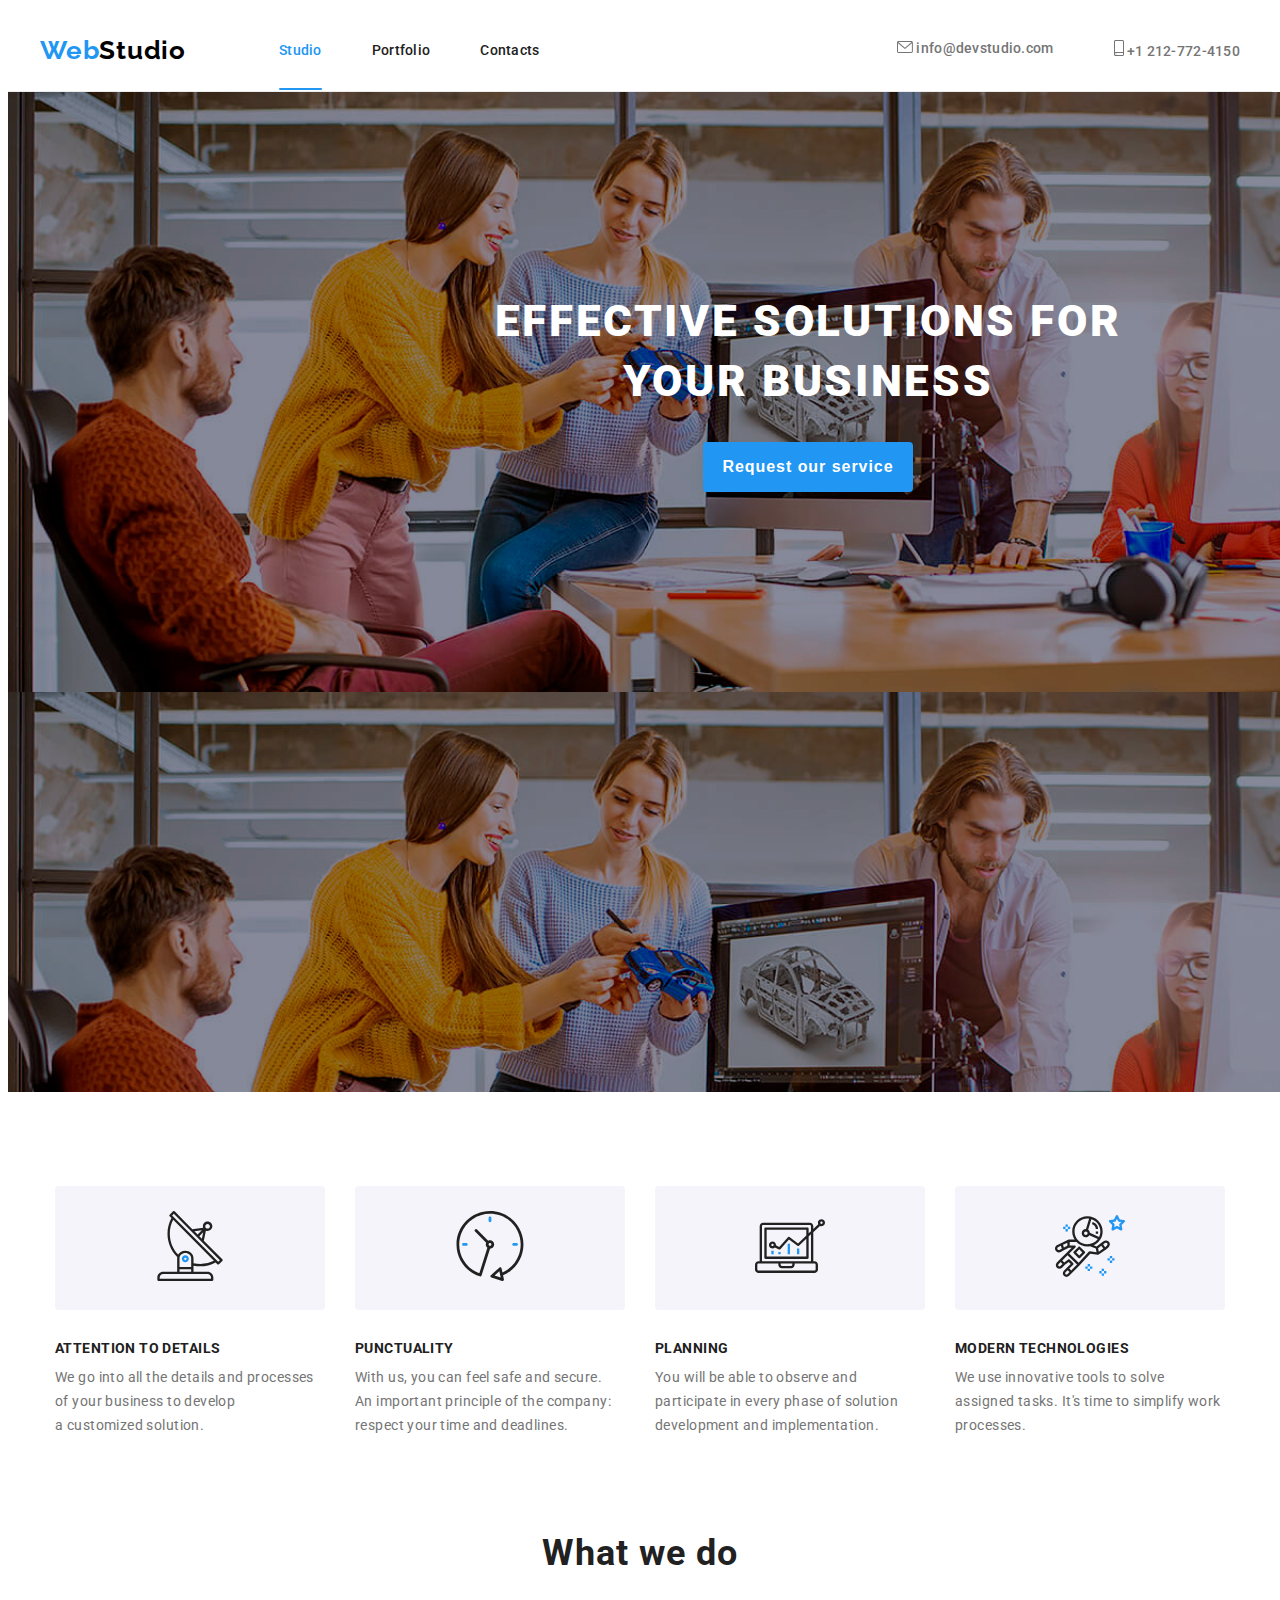
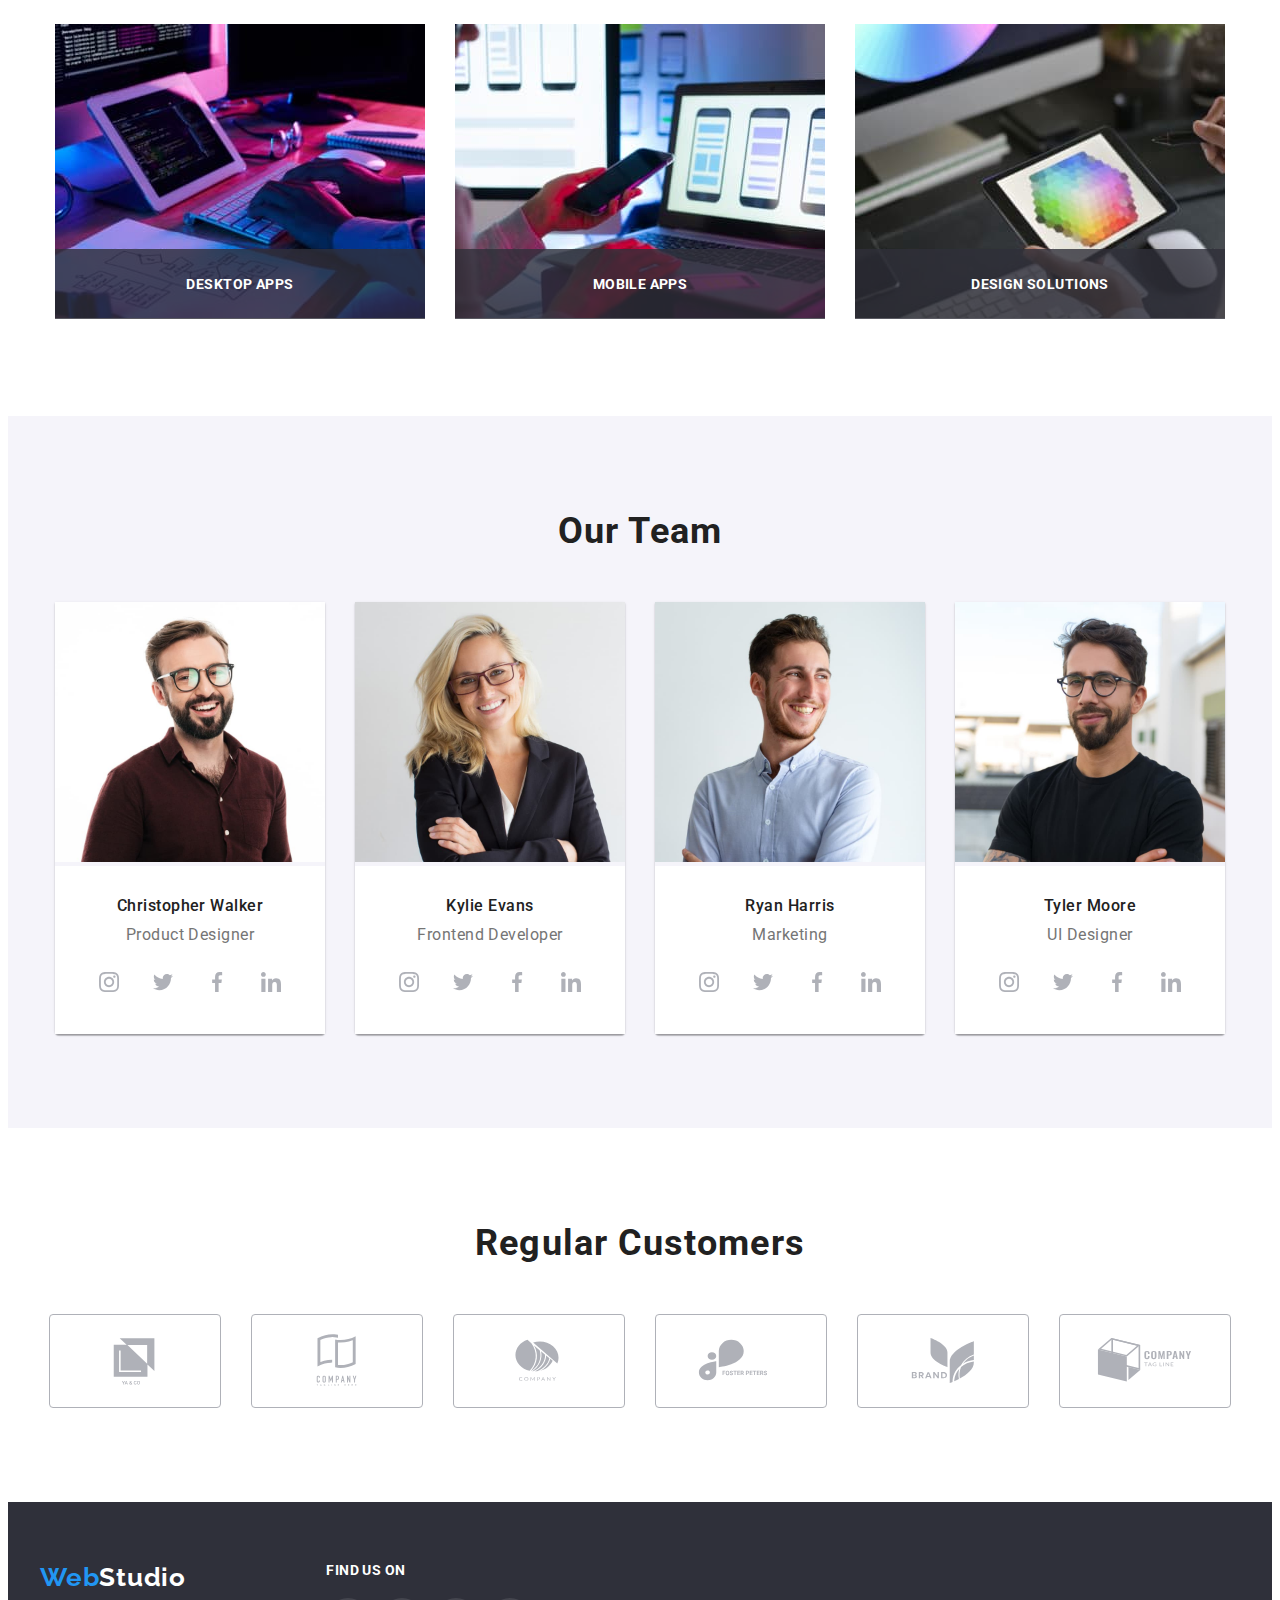
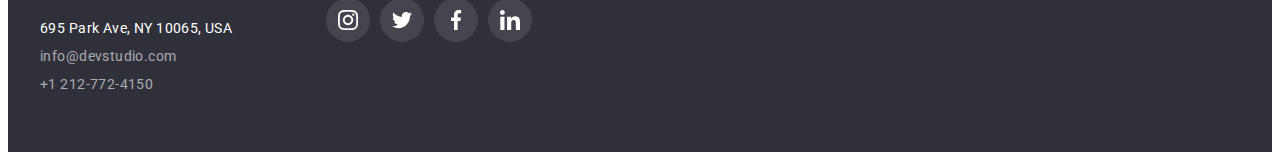
<file: index.html>
<!DOCTYPE html>
<html lang="en">
  <head>
    <meta charset="UTF-8" />
    <meta http-equiv="X-UA-Compatible" content="IE=edge" />
    <meta name="viewport" content="width=device-width, initial-scale=1.0" />
    <title>WebStudio</title>
    <link rel="preconnect" href="https://fonts.googleapis.com" />
    <link rel="preconnect" href="https://fonts.gstatic.com" crossorigin />
    <link
      rel="stylesheet"
      href="https://cdnjs.cloudflare.com/ajax/libs/modern-normalize/2.0.0/modern-normalize.min.css"
      integrity="sha512-4xo8blKMVCiXpTaLzQSLSw3KFOVPWhm/TRtuPVc4WG6kUgjH6J03IBuG7JZPkcWMxJ5huwaBpOpnwYElP/m6wg=="
      crossorigin="anonymous"
      referrerpolicy="no-referrer"
    />
    <link
      href="https://fonts.googleapis.com/css2?family=Raleway:wght@700&family=Roboto:wght@400;500;700;900&display=swap"
      rel="stylesheet"
    />
    <link rel="stylesheet" href="./ccs/styles.css" />
  </head>
  <body>
    <header class="header">
      <div class="container main-nav">
        <nav class="nav-menu">
          <a href="index.html"
            ><h3 class="logo"><span class="logo-color">Web</span>Studio</h3></a
          >
          <ul class="menu">
            <li><a href="index.html" class="active">Studio</a></li>
            <li><a href="portfolio.html">Portfolio</a></li>
            <li><a href="contacts.html">Contacts</a></li>
          </ul>
        </nav>
        <ul class="menu-contacts">
          <li>
            <a class="header-contacts" href="mailto:info@devstudio.com"
              ><svg width="16" height="12">
                <use href="./images/icons.svg#icon-envelope" />
              </svg>
              info@devstudio.com</a
            >
          </li>
          <li>
            <a class="header-contacts" href="tel:+12127724150"
              ><svg width="10" height="16">
                <use href="./images/icons.svg#icon-smartphone" />
              </svg>
              +1 212-772-4150</a
            >
          </li>
        </ul>
      </div>
    </header>
    <main>
      <!--Hero-->
      <section class="section hero">
        <div class="container">
          <h1 class="hero-title">
            EFFECTIVE SOLUTIONS FOR <br />
            YOUR BUSINESS
          </h1>
          <button data-modal-open type="button" class="request-service-btn">
            Request our service
          </button>
        </div>
      </section>

      <!--What we do-->
      <section class="section">
        <div class="container">
          <ul class="article-list">
            <li>
              <div class="article-thumb">
                <svg width="70px" height="70px">
                  <use href="./images/icons.svg#icon-antenna" />
                </svg>
              </div>
              <h5 class="article-title">ATTENTION TO DETAILS</h5>

              <p class="article-text">
                We go into all the details and processes<br />
                of your business to develop<br />
                a customized solution.
              </p>
            </li>
            <li>
              <div class="article-thumb">
                <svg width="70px" height="70px">
                  <use href="./images/icons.svg#icon-clock" />
                </svg>
              </div>
              <h5 class="article-title">PUNCTUALITY</h5>
              <p class="article-text">
                With us, you can feel safe and secure.<br />
                An important principle of the company:<br />
                respect your time and deadlines.
              </p>
            </li>
            <li>
              <div class="article-thumb">
                <svg width="70px" height="70px">
                  <use href="./images/icons.svg#icon-diagram" />
                </svg>
              </div>
              <h5 class="article-title">PLANNING</h5>
              <p class="article-text">
                You will be able to observe and<br />
                participate in every phase of solution<br />
                development and implementation.
              </p>
            </li>
            <li>
              <div class="article-thumb">
                <svg width="70px" height="70px">
                  <use href="./images/icons.svg#icon-astronaut" />
                </svg>
              </div>
              <h5 class="article-title">MODERN TECHNOLOGIES</h5>
              <p class="article-text">
                We use innovative tools to solve<br />
                assigned tasks. It's time to simplify work<br />
                processes.
              </p>
            </li>
          </ul>
        </div>
      </section>
      <section class="section no-padding">
        <div class="container">
          <h2 class="section-title">What we do</h2>
          <ul class="img-list">
            <li>
              <img
                src="./images/img1.jpg"
                width="370px"
                height="294px"
                alt="image
              example"
              />
              <h3 class="article-title item-title">DESKTOP APPS</h3>
            </li>
            <li>
              <img
                src="./images/img2.jpg"
                width="370px"
                height="294px"
                alt="image example"
              />
              <h3 class="article-title item-title">Mobile APPS</h3>
            </li>
            <li>
              <img
                src="./images/img3.jpg"
                width="370px"
                height="294px"
                alt="image example"
              />
              <h3 class="article-title item-title">DESIGN SOLUTIONS</h3>
            </li>
          </ul>
        </div>
      </section>

      <!--Our team-->
      <section class="section our-team">
        <div class="container">
          <h2 class="section-title">Our Team</h2>

          <ul class="team-members list">
            <li class="team-item">
              <img
                src="./images/christopher_walker.jpg"
                alt="Christopher Walker"
                width="270"
              />
              <div class="item-desc">
                <h3 class="member-name">Christopher Walker</h3>
                <p class="member-position">Product Designer</p>
                <ul class="item-socials">
                  <li>
                    <a class="team-socials" href="">
                      <svg width="20px" height="20px">
                        <use
                          xlink:href="./images/icons.svg#icon-instagram"
                        ></use>
                      </svg>
                    </a>
                  </li>
                  <li>
                    <a class="team-socials" href="">
                      <svg width="20px" height="20px">
                        <use xlink:href="./images/icons.svg#icon-twitter"></use>
                      </svg>
                    </a>
                  </li>
                  <li>
                    <a class="team-socials" href="">
                      <svg width="20px" height="20px">
                        <use
                          xlink:href="./images/icons.svg#icon-facebook"
                        ></use>
                      </svg>
                    </a>
                  </li>
                  <li>
                    <a class="team-socials" href="">
                      <svg width="20px" height="20px">
                        <use
                          xlink:href="./images/icons.svg#icon-linkedin"
                        ></use>
                      </svg>
                    </a>
                  </li>
                </ul>
              </div>
            </li>

            <li class="team-item">
              <img
                src="./images/kylie_evans.jpg"
                alt="Kylie Evans"
                width="270"
              />
              <div class="item-desc">
                <h3 class="member-name">Kylie Evans</h3>
                <p class="member-position">Frontend Developer</p>
                <ul class="item-socials">
                  <li>
                    <a class="team-socials" href="">
                      <svg width="20px" height="20px">
                        <use
                          xlink:href="./images/icons.svg#icon-instagram"
                        ></use>
                      </svg>
                    </a>
                  </li>
                  <li>
                    <a class="team-socials" href="">
                      <svg width="20px" height="20px">
                        <use xlink:href="./images/icons.svg#icon-twitter"></use>
                      </svg>
                    </a>
                  </li>
                  <li>
                    <a class="team-socials" href="">
                      <svg width="20px" height="20px">
                        <use
                          xlink:href="./images/icons.svg#icon-facebook"
                        ></use>
                      </svg>
                    </a>
                  </li>
                  <li>
                    <a class="team-socials" href="">
                      <svg width="20px" height="20px">
                        <use
                          xlink:href="./images/icons.svg#icon-linkedin"
                        ></use>
                      </svg>
                    </a>
                  </li>
                </ul>
              </div>
            </li>

            <li class="team-item">
              <img
                src="./images/ryan_harris.jpg"
                alt="Ryan Harris"
                width="270"
              />
              <div class="item-desc">
                <h3 class="member-name">Ryan Harris</h3>
                <p class="member-position">Marketing</p>
                <ul class="item-socials">
                  <li>
                    <a class="team-socials" href="">
                      <svg width="20px" height="20px">
                        <use
                          xlink:href="./images/icons.svg#icon-instagram"
                        ></use>
                      </svg>
                    </a>
                  </li>
                  <li>
                    <a class="team-socials" href="">
                      <svg width="20px" height="20px">
                        <use xlink:href="./images/icons.svg#icon-twitter"></use>
                      </svg>
                    </a>
                  </li>
                  <li>
                    <a class="team-socials" href="">
                      <svg width="20px" height="20px">
                        <use
                          xlink:href="./images/icons.svg#icon-facebook"
                        ></use>
                      </svg>
                    </a>
                  </li>
                  <li>
                    <a class="team-socials" href="">
                      <svg width="20px" height="20px">
                        <use
                          xlink:href="./images/icons.svg#icon-linkedin"
                        ></use>
                      </svg>
                    </a>
                  </li>
                </ul>
              </div>
            </li>

            <li class="team-item">
              <img
                src="./images/tyler_moore.jpg"
                alt="Tyler Moore"
                width="270"
              />
              <div class="item-desc">
                <h3 class="member-name">Tyler Moore</h3>
                <p class="member-position">UI Designer</p>
                <ul class="item-socials">
                  <li>
                    <a class="team-socials" href="">
                      <svg width="20px" height="20px">
                        <use
                          xlink:href="./images/icons.svg#icon-instagram"
                        ></use>
                      </svg>
                    </a>
                  </li>
                  <li>
                    <a class="team-socials" href="">
                      <svg width="20px" height="20px">
                        <use xlink:href="./images/icons.svg#icon-twitter"></use>
                      </svg>
                    </a>
                  </li>
                  <li>
                    <a class="team-socials" href="">
                      <svg width="20px" height="20px">
                        <use
                          xlink:href="./images/icons.svg#icon-facebook"
                        ></use>
                      </svg>
                    </a>
                  </li>
                  <li>
                    <a class="team-socials" href="">
                      <svg width="20px" height="20px">
                        <use
                          xlink:href="./images/icons.svg#icon-linkedin"
                        ></use>
                      </svg>
                    </a>
                  </li>
                </ul>
              </div>
            </li>
          </ul>
        </div>
      </section>

      <!-- Clients -->
      <section class="section">
        <div class="container">
          <h2 class="section-title">Regular Customers</h2>

          <ul class="clients list">
            <li class="client-list">
              <a class="client-item link" href="">
                <svg class="client-icon" width="106" height="60">
                  <use xlink:href="./images/icons.svg#icon-logo1"></use>
                </svg>
              </a>
            </li>
            <li class="client-list">
              <a class="client-item link" href="">
                <svg class="client-icon" width="106" height="60">
                  <use xlink:href="./images/icons.svg#icon-logo2"></use>
                </svg>
              </a>
            </li>
            <li class="client-list">
              <a class="client-item link" href="">
                <svg class="client-icon" width="106" height="60">
                  <use xlink:href="./images/icons.svg#icon-logo3"></use>
                </svg>
              </a>
            </li>
            <li class="client-list">
              <a class="client-item link" href="">
                <svg class="client-icon" width="106" height="60">
                  <use xlink:href="./images/icons.svg#icon-logo4"></use>
                </svg>
              </a>
            </li>
            <li class="client-list">
              <a class="client-item link" href="">
                <svg class="client-icon" width="106" height="60">
                  <use xlink:href="./images/icons.svg#icon-logo5"></use>
                </svg>
              </a>
            </li>
            <li class="client-list">
              <a class="client-item link" href="">
                <svg class="client-icon" width="106" height="60">
                  <use xlink:href="./images/icons.svg#icon-logo6"></use>
                </svg>
              </a>
            </li>
          </ul>
        </div>
      </section>
    </main>

    <footer class="footer">
      <section class="container">
        <div>
          <a href="index.html"
            ><h3 class="logo-dark-bg logo">
              <span class="logo-color">Web</span>Studio
            </h3></a
          >
          <address class="address">
            <ul class="address-list">
              <li>695 Park Ave, NY 10065, USA</li>
              <li>
                <a class="footer-contacts" href="mailto:info@devstudio.com"
                  >info@devstudio.com</a
                >
              </li>
              <li>
                <a class="footer-contacts" href="tel:+12127724150"
                  >+1 212-772-4150</a
                >
              </li>
            </ul>
          </address>
        </div>

        <div class="footer-social">
          <h3 class="article-title">Find us on</h3>
          <ul class="footer-icons">
            <li>
              <a class="footer-icon" href="">
                <svg width="20px" height="20px">
                  <use xlink:href="./images/icons.svg#icon-instagram"></use>
                </svg>
              </a>
            </li>
            <li>
              <a class="footer-icon" href="">
                <svg width="20px" height="20px">
                  <use xlink:href="./images/icons.svg#icon-twitter"></use>
                </svg>
              </a>
            </li>
            <li>
              <a class="footer-icon" href="">
                <svg width="20px" height="20px">
                  <use xlink:href="./images/icons.svg#icon-facebook"></use>
                </svg>
              </a>
            </li>
            <li>
              <a class="footer-icon" href="">
                <svg width="20px" height="20px">
                  <use xlink:href="./images/icons.svg#icon-linkedin"></use>
                </svg>
              </a>
            </li>
          </ul>
        </div>
      </section>
    </footer>

    <!-- Modalul -->
    <div class="modal is-hidden" data-modal>
      <div class="modal-content">
        <button class="close-btn" data-modal-close>
          <svg class="close-icon" height="18px" width="18px">
            <use xlink:href="./images/icons.svg#icon-close"></use>
          </svg>
        </button>
        Continutul modalului
      </div>
    </div>
    <script src="./js/modal.js"></script>
  </body>
</html>
</file>
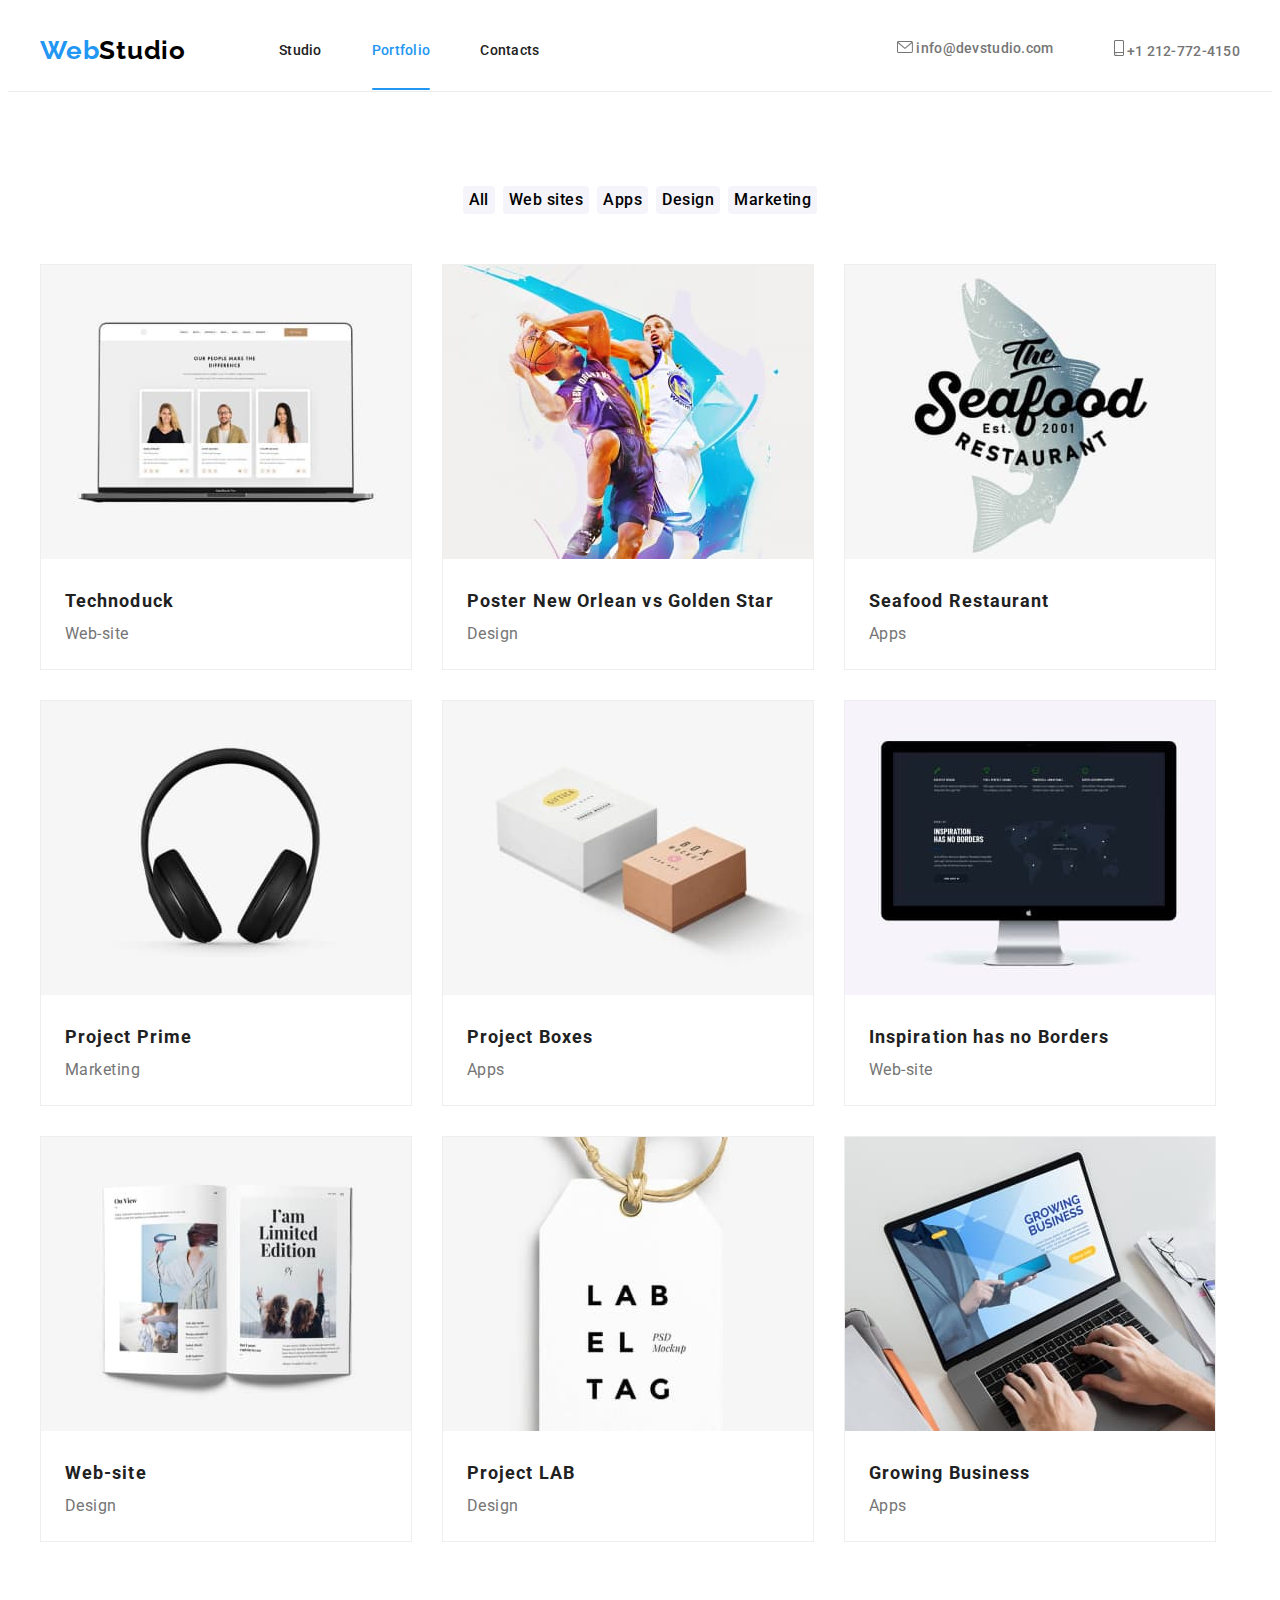
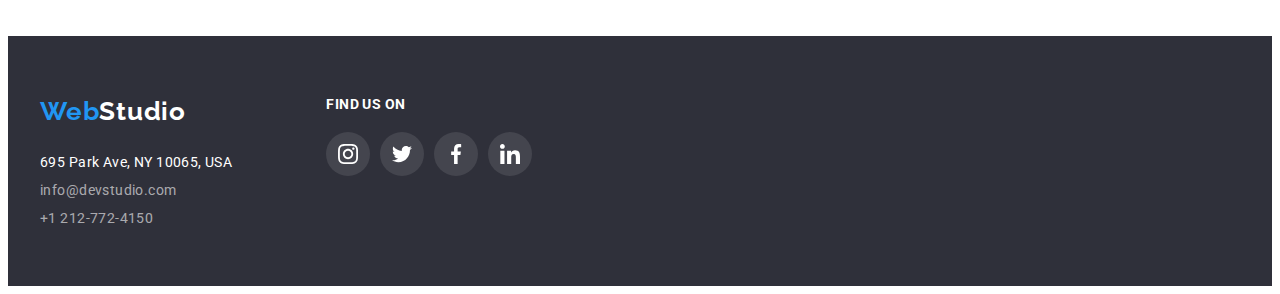
<file: portfolio.html>
<!DOCTYPE html>
<html lang="en">
  <head>
    <meta charset="UTF-8" />
    <meta http-equiv="X-UA-Compatible" content="IE=edge" />
    <meta name="viewport" content="width=device-width, initial-scale=1.0" />
    <title>Portfolio</title>
    <link rel="stylesheet" href="./ccs/styles.css" />
    <link rel="preconnect" href="https://fonts.googleapis.com" />
    <link rel="preconnect" href="https://fonts.gstatic.com" crossorigin />
    <link
      rel="stylesheet"
      href="https://cdnjs.cloudflare.com/ajax/libs/modern-normalize/2.0.0/modern-normalize.min.css"
      integrity="sha512-4xo8blKMVCiXpTaLzQSLSw3KFOVPWhm/TRtuPVc4WG6kUgjH6J03IBuG7JZPkcWMxJ5huwaBpOpnwYElP/m6wg=="
      crossorigin="anonymous"
      referrerpolicy="no-referrer"
    />
    <link
      href="https://fonts.googleapis.com/css2?family=Raleway:wght@700&family=Roboto:wght@400;500;700;900&display=swap"
      rel="stylesheet"
    />
  </head>
  <body>
    <header class="header">
      <div class="container main-nav">
        <nav class="nav-menu">
          <a href="index.html"
            ><h3 class="logo"><span class="logo-color">Web</span>Studio</h3></a
          >
          <ul class="menu">
            <li><a href="index.html">Studio</a></li>
            <li><a href="portfolio.html" class="active">Portfolio</a></li>
            <li><a href="contacts.html">Contacts</a></li>
          </ul>
        </nav>
        <ul class="menu-contacts">
          <li>
            <a class="header-contacts" href="mailto:info@devstudio.com"
              ><svg width="16" height="12">
                <use href="./images/icons.svg#icon-envelope" />
              </svg>
              info@devstudio.com</a
            >
          </li>
          <li>
            <a class="header-contacts" href="tel:+12127724150"
              ><svg width="10" height="16">
                <use href="./images/icons.svg#icon-smartphone" />
              </svg>
              +1 212-772-4150</a
            >
          </li>
        </ul>
      </div>
    </header>
    <main>
      <!--Hero section-->
      <section class="section container">
        <ul class="filter-buttons">
          <li><button type="button" class="button">All</button></li>
          <li><button type="button" class="button">Web sites</button></li>
          <li><button type="button" class="button">Apps</button></li>
          <li><button type="button" class="button">Design</button></li>
          <li><button type="button" class="button">Marketing</button></li>
        </ul>
        <ul class="product-list">
          <li>
            <div class="card-thumb">
              <img
                src="./images/technoduck.jpg"
                width="370px"
                height="294px"
                alt="team member photo"
              />
              <div class="overlay">
                <p class="overlay-text">
                  Technoduck is a state-of-the-art coronavirus distribution
                  platform. Companies use this platform for digital espionage
                  and attacks on competitors' secure servers.
                </p>
              </div>
            </div>

            <div class="product-desc">
              <h3 class="product-name">Technoduck</h3>
              <span class="product-description">Web-site</span>
            </div>
          </li>
          <li>
            <div class="card-thumb">
              <img
                src="./images/poster.jpg"
                width="370px"
                height="294px"
                alt="team member photo"
              />
              <div class="overlay">
                <p class="overlay-text">
                  Lorem Ipsum is simply dummy text of the printing and
                  typesetting industry. Lorem Ipsum has been the industry's
                  standard dummy text ever since the 1500s, when an unknown
                  printer took a galley of type and scrambled it to make a type
                  specimen book.
                </p>
              </div>
            </div>

            <div class="product-desc">
              <h3 class="product-name">Poster New Orlean vs Golden Star</h3>
              <em class="product-description">Design</em>
            </div>
          </li>
          <li>
            <div class="card-thumb">
              <img
                src="./images/seafood_restaurant.jpg"
                width="370px"
                height="294px"
                alt="team member photo"
              />
              <div class="overlay">
                <p class="overlay-text">
                  Lorem Ipsum is simply dummy text of the printing and
                  typesetting industry. Lorem Ipsum has been the industry's
                  standard dummy text ever since the 1500s, when an unknown
                  printer took a galley of type and scrambled it to make a type
                  specimen book.
                </p>
              </div>
            </div>

            <div class="product-desc">
              <h3 class="product-name">Seafood Restaurant</h3>
              <em class="product-description">Apps</em>
            </div>
          </li>
          <li>
            <div class="card-thumb">
              <img
                src="./images/project_prime.jpg"
                width="370px"
                height="294px"
                alt="team member photo"
              />
              <div class="overlay">
                <p class="overlay-text">
                  Lorem Ipsum is simply dummy text of the printing and
                  typesetting industry. Lorem Ipsum has been the industry's
                  standard dummy text ever since the 1500s, when an unknown
                  printer took a galley of type and scrambled it to make a type
                  specimen book.
                </p>
              </div>
            </div>

            <div class="product-desc">
              <h3 class="product-name">Project Prime</h3>
              <em class="product-description">Marketing</em>
            </div>
          </li>
          <li>
            <div class="card-thumb">
              <img
                src="./images/project_boxes.jpg"
                width="370px"
                height="294px"
                alt="team member photo"
              />
              <div class="overlay">
                <p class="overlay-text">
                  Lorem Ipsum is simply dummy text of the printing and
                  typesetting industry. Lorem Ipsum has been the industry's
                  standard dummy text ever since the 1500s, when an unknown
                  printer took a galley of type and scrambled it to make a type
                  specimen book.
                </p>
              </div>
            </div>

            <div class="product-desc">
              <h3 class="product-name">Project Boxes</h3>
              <em class="product-description">Apps</em>
            </div>
          </li>
          <li>
            <div class="card-thumb">
              <img
                src="./images/inspiration.jpg"
                width="370px"
                height="294px"
                alt="team member photo"
              />
              <div class="overlay">
                <p class="overlay-text">
                  Lorem Ipsum is simply dummy text of the printing and
                  typesetting industry. Lorem Ipsum has been the industry's
                  standard dummy text ever since the 1500s, when an unknown
                  printer took a galley of type and scrambled it to make a type
                  specimen book.
                </p>
              </div>
            </div>

            <div class="product-desc">
              <h3 class="product-name">Inspiration has no Borders</h3>
              <em class="product-description">Web-site</em>
            </div>
          </li>
          <li>
            <div class="card-thumb">
              <img
                src="./images/limited_editon.jpg"
                width="370px"
                height="294px"
                alt="team member photo"
              />
              <div class="overlay">
                <p class="overlay-text">
                  Lorem Ipsum is simply dummy text of the printing and
                  typesetting industry. Lorem Ipsum has been the industry's
                  standard dummy text ever since the 1500s, when an unknown
                  printer took a galley of type and scrambled it to make a type
                  specimen book.
                </p>
              </div>
            </div>

            <div class="product-desc">
              <h3 class="product-name">Web-site</h3>
              <em class="product-description">Design</em>
            </div>
          </li>
          <li>
            <div class="card-thumb">
              <img
                src="./images/project_lab.jpg"
                width="370px"
                height="294px"
                alt="team member photo"
              />
              <div class="overlay">
                <p class="overlay-text">
                  Lorem Ipsum is simply dummy text of the printing and
                  typesetting industry. Lorem Ipsum has been the industry's
                  standard dummy text ever since the 1500s, when an unknown
                  printer took a galley of type and scrambled it to make a type
                  specimen book.
                </p>
              </div>
            </div>

            <div class="product-desc">
              <h3 class="product-name">Project LAB</h3>
              <em class="product-description">Design</em>
            </div>
          </li>
          <li>
            <div class="card-thumb">
              <img
                src="./images/growing_businnes.jpg"
                width="370px"
                height="294px"
                alt="team member photo"
              />
              <div class="overlay">
                <p class="overlay-text">
                  Lorem Ipsum is simply dummy text of the printing and
                  typesetting industry. Lorem Ipsum has been the industry's
                  standard dummy text ever since the 1500s, when an unknown
                  printer took a galley of type and scrambled it to make a type
                  specimen book.
                </p>
              </div>
            </div>

            <div class="product-desc">
              <h3 class="product-name">Growing Business</h3>
              <em class="product-description">Apps</em>
            </div>
          </li>
        </ul>
      </section>
    </main>
    <footer class="footer">
      <section class="container">
        <div>
          <a href="index.html"
            ><h3 class="logo-dark-bg logo">
              <span class="logo-color">Web</span>Studio
            </h3></a
          >
          <address class="address">
            <ul class="address-list">
              <li>695 Park Ave, NY 10065, USA</li>
              <li>
                <a class="footer-contacts" href="mailto:info@devstudio.com"
                  >info@devstudio.com</a
                >
              </li>
              <li>
                <a class="footer-contacts" href="tel:+12127724150"
                  >+1 212-772-4150</a
                >
              </li>
            </ul>
          </address>
        </div>

        <div class="footer-social">
          <h3 class="article-title">Find us on</h3>
          <ul class="footer-icons">
            <li>
              <a class="footer-icon" href="">
                <svg width="20px" height="20px">
                  <use xlink:href="./images/icons.svg#icon-instagram"></use>
                </svg>
              </a>
            </li>
            <li>
              <a class="footer-icon" href="">
                <svg width="20px" height="20px">
                  <use xlink:href="./images/icons.svg#icon-twitter"></use>
                </svg>
              </a>
            </li>
            <li>
              <a class="footer-icon" href="">
                <svg width="20px" height="20px">
                  <use xlink:href="./images/icons.svg#icon-facebook"></use>
                </svg>
              </a>
            </li>
            <li>
              <a class="footer-icon" href="">
                <svg width="20px" height="20px">
                  <use xlink:href="./images/icons.svg#icon-linkedin"></use>
                </svg>
              </a>
            </li>
          </ul>
        </div>
      </section>
    </footer>
  </body>
</html>
</file>
<file: ccs/styles.css>
:root {
  --active-color: #2196f3;
  --active-text-color: #ffffff;
  --alternate-text-color: #757575;
  --main-text-color: #212121;
  --footer-contact-color: rgba(255, 255, 255, 0.6);
  --filter-background-color: #f5f4fa;
  --bg-dark-color: #2f303a;
  --svg-color: #afb1b8;
  --transition: 250ms cubic-bezier(0.4, 0, 0.2, 1);
}

body {
  font-family: "Roboto", sans-serif;
  color: var(--main-text-color);
  background-color: var(--active-text-color);
}

.container {
  margin: 0 auto;
  width: 1200px;
}

.section {
  padding-top: 94px;
  padding-bottom: 94px;
}

.section.no-padding {
  padding-top: 0;
}

.header {
  border-bottom: 1px solid #ececec;
}

ul {
  list-style-type: none;
}

h1,
h2,
h3,
h5,
p,
ul {
  margin: 0;
  padding: 0;
}

a,
a:visited {
  text-decoration: none;
  color: inherit;
}

a.active {
  color: var(--active-color);
}

a:focus,
a:hover,
a:active {
  color: var(--active-color);
  transition: var(--transition);
}

button:focus,
button:hover,
button:active {
  background-color: var(--active-color);
  color: var(--active-text-color);
  cursor: pointer;
  box-shadow: 0px 2px 2px 0px rgba(0, 0, 0, 0.12),
    0px 1px 2px 0px rgba(0, 0, 0, 0.08), 0px 3px 1px 0px rgba(0, 0, 0, 0.1);
  transition: var(--transition);
}

.menu {
  font-size: 14px;
  font-style: normal;
  font-weight: 500;
  line-height: normal;
  letter-spacing: 0.28px;
}

.logo-color {
  color: var(--active-color);
}

.hero-title {
  color: var(--active-text-color);
  /* text-align: center; */
  font-size: 44px;
  font-style: normal;
  font-weight: 900;
  line-height: 1.36;
  letter-spacing: 2.64px;
  text-transform: uppercase;
  padding-bottom: 30px;
}

.request-service-btn {
  background-color: var(--active-color);
  color: var(--active-text-color);
  text-align: center;
  font-size: 16px;
  font-style: normal;
  font-weight: 700;
  line-height: 1.875;
  border: 0;
  border-radius: 4px;
  letter-spacing: 0.96px;
  padding: 10px 19px;
}

.article-title {
  margin-bottom: 10px;
  font-size: 14px;
  font-style: normal;
  font-weight: 700;
  line-height: normal;
  letter-spacing: 0.42px;
  text-transform: uppercase;
}

.footer-social .article-title {
  color: var(--active-text-color);
  margin-bottom: 20px;
}

.article-text {
  color: var(--alternate-text-color);
  font-size: 14px;
  font-style: normal;
  font-weight: 400;
  line-height: 1.71;
  letter-spacing: 0.42px;
}

.logo {
  color: #000;
  font-family: Raleway;
  font-size: 26px;
  font-style: normal;
  font-weight: 700;
  line-height: normal;
  letter-spacing: 0.78px;
}

.logo-dark-bg {
  color: var(--active-text-color);
}

.section-title {
  margin-bottom: 50px;
  text-align: center;
  font-size: 36px;
  font-style: normal;
  font-weight: 700;
  line-height: normal;
  letter-spacing: 1.08px;
}

.member-name {
  margin-bottom: 10px;
  text-align: center;
  font-size: 16px;
  font-style: normal;
  font-weight: 500;
  line-height: normal;
  letter-spacing: 0.48px;
}

.member-position {
  color: var(--alternate-text-color);
  text-align: center;
  font-size: 16px;
  font-style: normal;
  font-weight: 400;
  line-height: normal;
  letter-spacing: 0.48px;
  margin-bottom: 16px;
}

.button {
  text-align: center;
  font-family: Roboto;
  font-size: 16px;
  font-style: normal;
  font-weight: 500;
  line-height: 1.625;
  letter-spacing: 0.48px;
  border: 0;
  border-radius: 4px;
  background: var(--filter-background-color);
}

.header-contacts {
  display: flex;
  align-items: center;
  gap: 10px;
  color: var(--alternate-text-color);
  font-size: 14px;
  font-style: normal;
  font-weight: 500;
  line-height: normal;
  letter-spacing: 0.28px;
  fill: var(--alternate-text-color);
}

.header-contacts:hover {
  fill: var(--active-color);
  transition: var(--transition);
}

.product-name {
  font-size: 18px;
  font-style: normal;
  font-weight: 700;
  line-height: 2;
  letter-spacing: 1.08px;
}

.product-description {
  color: var(--alternate-text-color);
  font-size: 16px;
  font-style: normal;
  font-weight: 400;
  line-height: 1.875;
  letter-spacing: 0.48px;
}

.address {
  color: var(--active-text-color);
  font-size: 14px;
  font-style: normal;
  font-weight: 400;
  line-height: normal;
  letter-spacing: 0.42px;
  margin-top: 28px;
}

.footer-contacts {
  color: var(--footer-contact-color);
}

.article-list {
  padding-inline-start: unset;
  display: flex;
  justify-content: center;
  gap: 30px;
}

.img-list {
  display: flex;
  justify-content: center;
  gap: 30px;
  position: relative;
}

.filter-buttons {
  display: flex;
  justify-content: center;
  gap: 8px;
  margin-bottom: 50px;
}

/* header
 */
.header .logo {
  padding: 24px 0;
}

.main-nav,
.nav-menu {
  display: flex;
  align-items: center;
}

.menu {
  display: flex;
  margin-left: 93px;
  padding: 0;
  gap: 50px;
}

.menu li {
  position: relative;
}

.menu a,
.menu-contacts a {
  padding: 32px 0;
  display: block;
}

.menu-contacts {
  display: flex;
  justify-content: center;
  margin-left: auto;
  gap: 60px;
}

.header-contact .item:not(:last-child) {
  margin-right: 50px;
}

/* Hero */

.section.hero {
  padding: 200px 0;
  text-align: center;
}

.hero {
  background-image: url(../images/hero_img.png);
  background-color: #2f303a66;
  width: 1600px;
  height: 600px;
  margin: auto;
}

.hero .container {
  width: 696px;
}

/* Our Team */
.our-team {
  background-color: var(--filter-background-color);
}

.team-members {
  display: flex;
  justify-content: center;
  gap: 30px;
}

.team-item {
  width: 270px;
  background-color: var(--accent-text-and-bg-color);
  box-shadow: 0px 1px 3px rgba(0, 0, 0, 0.12), 0px 1px 1px rgba(0, 0, 0, 0.14),
    0px 2px 1px rgba(0, 0, 0, 0.2);
  border-radius: 0px 0px 4px 4px;
}

.item-desc {
  padding: 30px 32px;
  background-color: var(--active-text-color);
}

/* Footer */
.footer {
  background: var(--bg-dark-color);
  padding: 60px 0;
}

.address-list {
  display: flex;
  flex-direction: column;
  gap: 12px;
}

/* Product list */
.product-list {
  display: flex;
  flex-wrap: wrap;
  gap: 30px;
}

.product-list li {
  border: 1px solid #eee;
}

.product-desc {
  padding: 20px 24px;
  border: 1px solid var(--bg-color-card);
  border-top: 0;
}

.article-thumb {
  border-radius: 4px;
  background: var(--filter-background-color);
  margin-bottom: 30px;
  padding: 25px 100px;
}

/* Clients */
.clients {
  display: flex;
  justify-content: center;
  gap: 30px;
  color: var(--svg-color);
}

.client-item {
  display: flex;
  justify-content: center;
  align-items: center;
  width: 170px;
  height: 92px;
  border-radius: 4px;
  border: 1px solid #afb1b8;
  fill: currentColor;
}

.client-item:hover,
.client-item:focus {
  border-color: var(--active-color);
  transition: var(--transition);
}

.footer .container {
  display: flex;
}
.footer-social {
  margin-left: 94px;
}

.footer-social .footer-icons {
  display: flex;
  gap: 10px;
}

.footer-icon {
  display: flex;
  justify-content: center;
  align-items: center;
  width: 44px;
  height: 44px;
  border-radius: 50%;
  fill: var(--active-text-color);
}

.footer-icons .footer-icon {
  background-color: #ffffff1a;
}

.footer-icons .footer-icon:hover,
.footer-icons .footer-icon:focus {
  background-color: var(--active-color);
  transition: var(--transition);
}

.item-desc .item-socials {
  display: flex;
  gap: 10px;
}

.team-socials {
  display: flex;
  justify-content: center;
  align-items: center;
  width: 44px;
  height: 44px;
  border-radius: 50%;
  fill: var(--svg-color);
}

.item-socials .team-socials:hover,
.item-socials .team-socials:focus {
  background-color: var(--active-color);
  fill: var(--active-text-color);
  transition: var(--transition);
}

.product-list li:hover {
  box-shadow: 1px 4px 6px 0px rgba(0, 0, 0, 0.16),
    0px 4px 4px 0px rgba(0, 0, 0, 0.06), 0px 1px 1px 0px rgba(0, 0, 0, 0.12);
  transition: var(--transition);
}

/* Modal */
.modal {
  position: fixed;
  top: 0;
  left: 0;
  width: 100vw;
  height: 100vh;
  display: flex;
  justify-content: center;
  align-items: center;
  transition: transform var(--transition);
  background: rgba(0, 0, 0, 0.2);
}

.modal-content {
  padding: 16px;
  background-color: var(--active-text-color);
  width: 50%;
  margin: 0 auto;
  width: 528px;
  height: 581px;
  position: relative;
  border-radius: 4px;
  background: var(--active-text-color);
  box-shadow: 0px 2px 1px 0px rgba(0, 0, 0, 0.2),
    0px 1px 1px 0px rgba(0, 0, 0, 0.14), 0px 1px 3px 0px rgba(0, 0, 0, 0.12);
}

.is-hidden {
  visibility: hidden;
  opacity: 0;
  pointer-events: none;
  transform: scale(1.1);
}

.close-btn {
  display: flex;
  align-items: center;
  position: absolute;
  top: 8px;
  right: 8px;
  width: 30px;
  height: 30px;
  background-color: var(--active-text-color);
  border: 1px solid rgba(0, 0, 0, 0.1);
  border-radius: 50%;
}

.close-btn:hover {
  background-color: var(--active-text-color);
  fill: var(--active-color);
}

.item-title {
  display: flex;
  justify-content: center;
  align-items: center;
  margin: 0;
  color: var(--active-text-color);
  background: #2f303acc;
  width: 370px;
  height: 70px;
  position: absolute;
  bottom: 3px;
}

.card-thumb {
  position: relative;
  overflow: hidden;
}

.overlay {
  position: absolute;
  bottom: 0;
  width: 100%;
  height: 100%;
  background: var(--active-color);
  transform: translatey(101%);
  transition: var(--transition);
  overflow: auto;
}

.overlay-text {
  padding: 63px 24px 24px;
  font-size: 18px;
  font-style: normal;
  font-weight: 400;
  line-height: 1.555;
  letter-spacing: 0.54px;
  color: var(--active-text-color);
}

li:hover .overlay,
li:focus .overlay {
  transform: translateY(0);
  transition: var(--transition);
}

.menu li a.active::after {
  content: "";
  display: block;
  width: 100%;
  height: 2px;
  position: absolute;
  bottom: 0;
  border-radius: 2px;
  background: var(--active-color);
}
</file>
